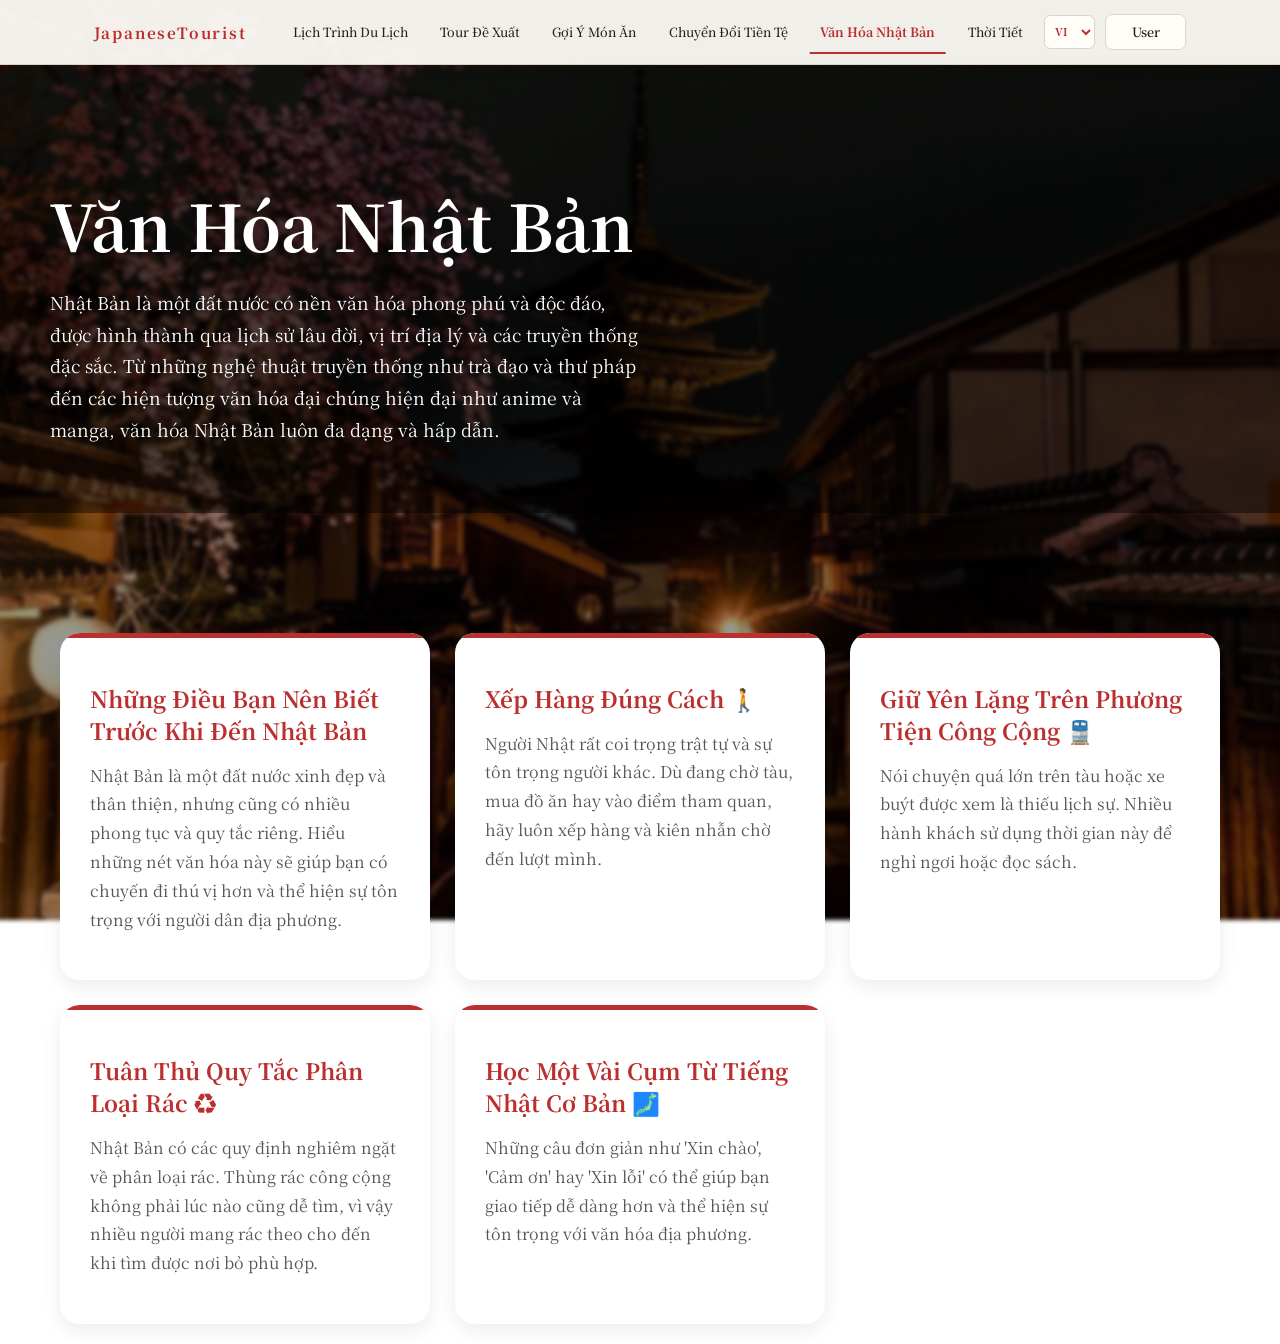
<file: culture.html>
<!doctype html>
<html lang="en">
  <head>
    <meta charset="UTF-8" />
    <meta name="viewport" content="width=device-width, initial-scale=1.0" />
    <title>JapaneseTourist || Japanese Culture</title>
    <link rel="stylesheet" href="css/style.css" />
    <link rel="stylesheet" href="css/culture.css" />
  </head>
  <body>
    <nav>
      <a class="brand" href="index.html">JapaneseTourist</a>

      <a
        class="btn1"
        href="itinerary.html"
        id="itiBtnBtn"
        data-translate="itinerary"
        >Itinerary Tour</a
      >

      <a
        class="btn1"
        href="recommended.html"
        id="rcmBtn"
        data-translate="rcmBtn"
        >Recommended Tours</a
      >

      <a class="btn1" href="food.html" id="foodRcm" data-translate="foodRcm"
        >Food Recommendations</a
      >
      <a
        class="btn1"
        href="currency.html"
        id="currencyBtn"
        data-translate="currencyBtn"
        >Currency Converter</a
      >
      <a
        class="btn1"
        href="culture.html"
        id="cultureBtn"
        data-translate="cultureBtn"
        >Japanese Culture</a
      >
      <a
        class="btn1"
        href="weather.html"
        id="weatherBtn"
        data-translate="weatherBtn"
        >Weather</a
      >

      <label class="language-picker" for="language-select">
        <span class="sr-only">Chọn ngôn ngữ</span>
        <select id="language-select" aria-label="Chọn ngôn ngữ">
          <option value="vi">VI</option>
          <option value="ja">JP</option>
          <option value="en">EN</option>
        </select>
      </label>

      <div class="user-menu">
        <div class="user" id="currentUser">User</div>

        <button id="logoutBtn" style="display: none">Đăng xuất</button>
      </div>
    </nav>
    <div class="culture-opn">
      <video autoplay muted loop playsinline>
        <source src="css/culture.mp4" type="video/mp4" />
      </video>
      <div class="opn-content">
        <h1 data-translate="cultureTitle">Japanese Culture</h1>
        <p data-translate="cultureDescription">
          Japan is a country with a rich and unique culture that has been shaped
          by its long history, geography, and religion. From traditional arts
          like tea ceremony and calligraphy to modern pop culture phenomena like
          anime and manga, Japan's culture is diverse and fascinating.
        </p>
      </div>
    </div>
    <section class="culture">
      <div class="fact">
        <h1 data-translate="cultureH1">
          Things You Should Know Before Visiting Japan
        </h1>
        <p data-translate="cultureP1">
          Japan is a beautiful and welcoming country, but it also has many
          unique customs and rules. Understanding these cultural practices will
          help you enjoy your trip and show respect to local people.
        </p>
      </div>
      <div class="fact">
        <h1 data-translate="cultureH2">Queue Properly 🚶</h1>
        <p data-translate="cultureP2">
          Japanese people value order and respect for others. Whether you are
          waiting for a train, buying food, or entering an attraction, always
          stand in line and wait patiently for your turn.
        </p>
      </div>
      <div class="fact">
        <h1 data-translate="cultureH3">Be Quiet on Public Transportation 🚆</h1>
        <p data-translate="cultureP3">
          Talking loudly on trains and buses is considered impolite. Many
          passengers use this time to rest, read, or listen to music quietly.
          Phone calls are usually avoided while riding public transport.
        </p>
      </div>
      <div class="fact">
        <h1 data-translate="cultureH4">Follow Recycling Rules ♻️</h1>
        <p data-translate="cultureP4">
          Japan has strict garbage-sorting rules. Trash bins may be difficult to
          find in some areas, so visitors often carry their waste until they
          find the correct disposal location.
        </p>
      </div>
      <div class="fact">
        <h1 data-translate="cultureH5">Learn Basic Japanese Phrases 🗾</h1>
        <p data-translate="cultureP5">
          Even simple phrases such as こんにちは (Konnichiwa – Hello),
          ありがとう (Arigatou – Thank you), and すみません (Sumimasen – Excuse
          me) can make interactions more pleasant and show respect for local
          culture.
        </p>
      </div>
    </section>
    <script src="js/index.js" defer></script>
    <script src="js/chatbot.js"></script>
  </body>
</html>
</file>
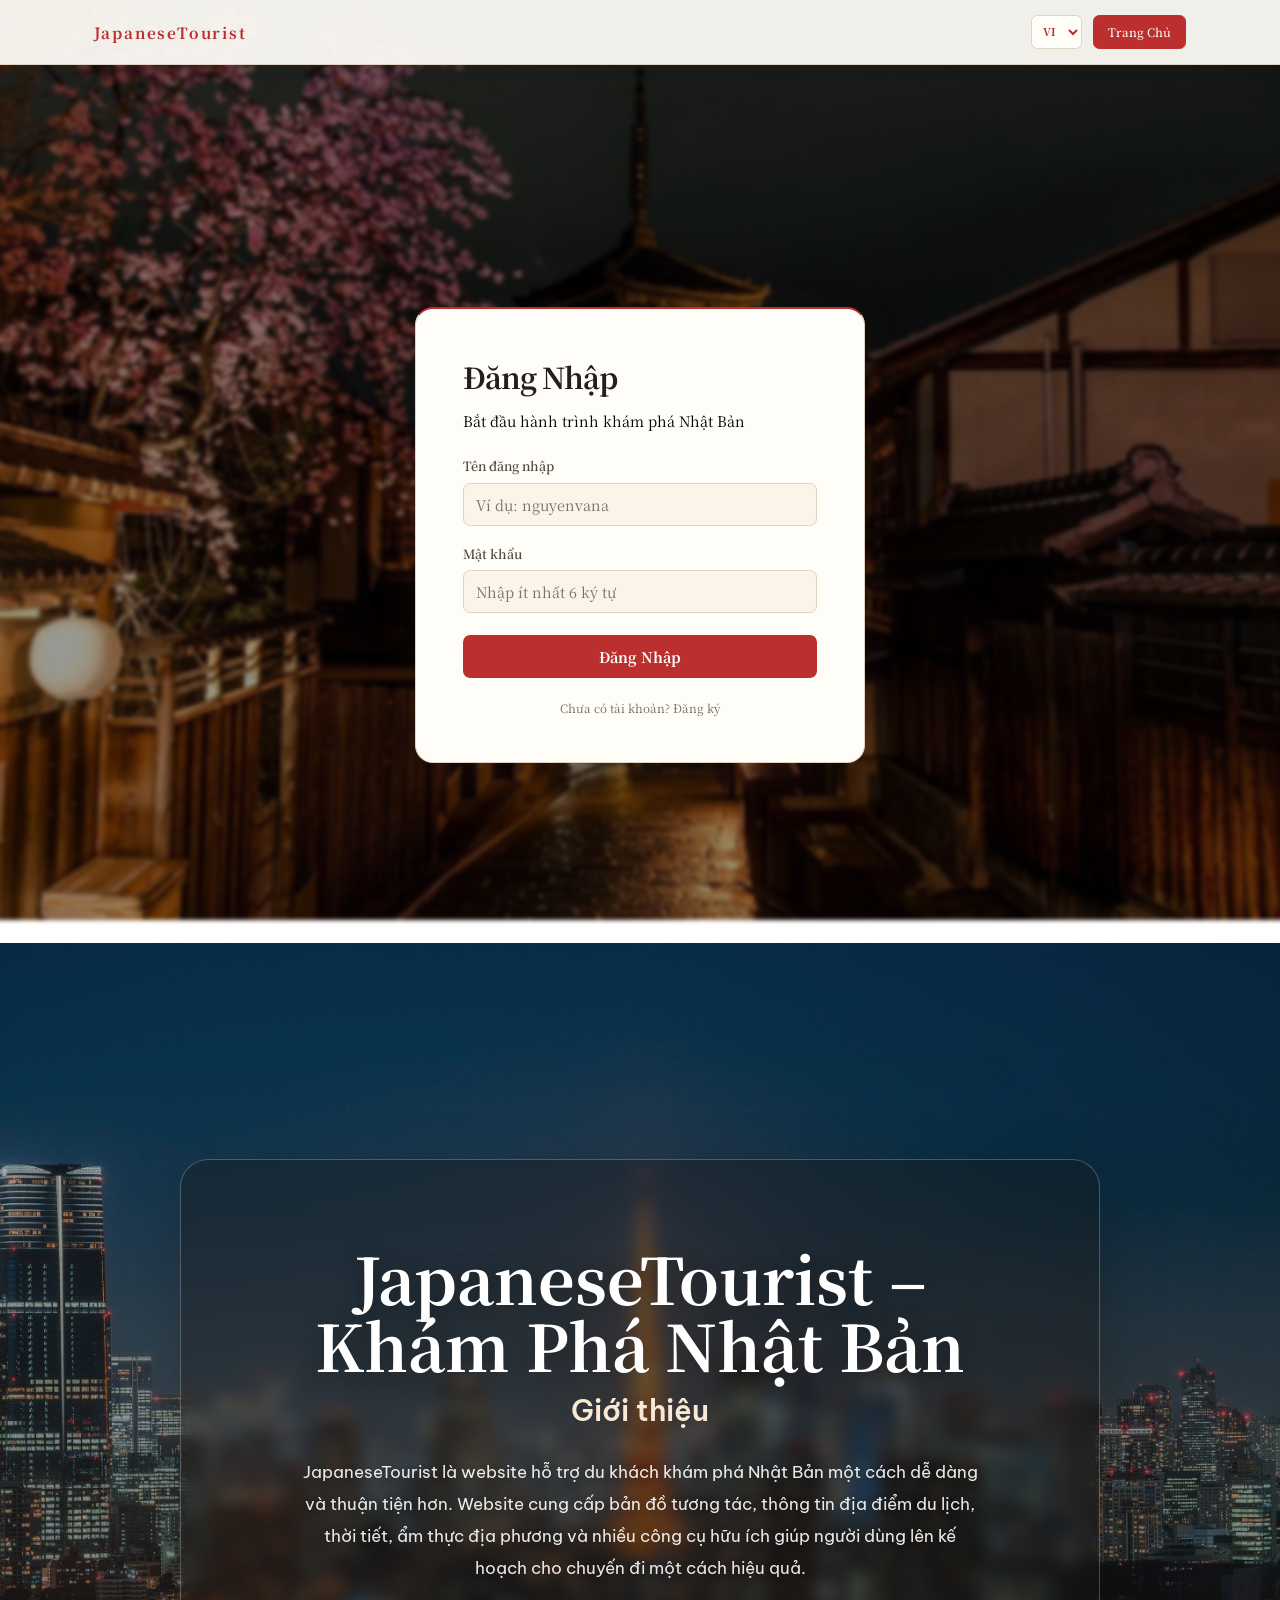
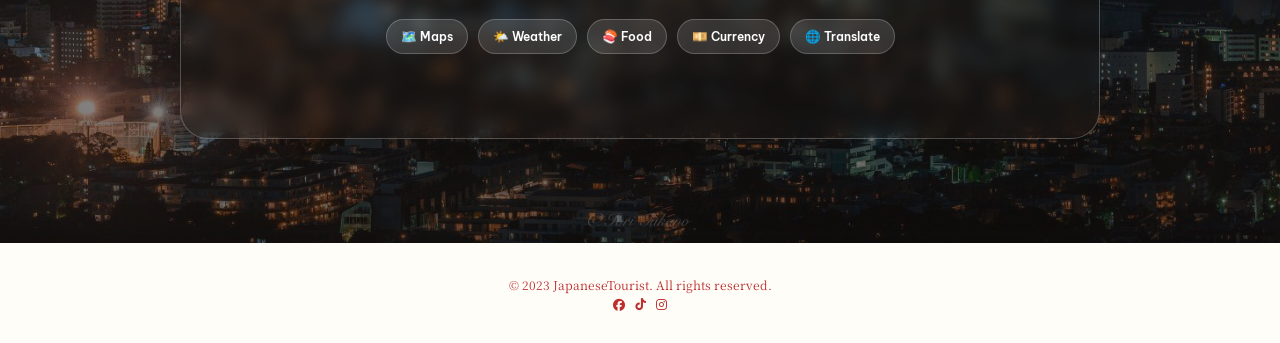
<file: login.html>
<!-- ĐĂNG NHẬP -->

<!doctype html>
<html lang="vi">
  <head>
    <meta charset="UTF-8" />
    <meta name="viewport" content="width=device-width, initial-scale=1.0" />
    <title>JapaneseTourist || Sign Up</title>
    <link rel="stylesheet" href="css/register.css" />
    <link rel="stylesheet" href="css/style.css" />
    <link
      rel="stylesheet"
      href="https://cdnjs.cloudflare.com/ajax/libs/font-awesome/6.7.2/css/all.min.css"
    />
    <link rel="icon" type="image/x-icon" href="css/icon.png" />
  </head>
  <body>
    <nav>
      <a class="brand" href="index.html">JapaneseTourist</a>
      <label class="language-picker" for="language-select">
        <span class="sr-only">Chọn ngôn ngữ</span>
        <select id="language-select" aria-label="Chọn ngôn ngữ">
          <option value="vi">VI</option>
          <option value="ja">JP</option>
          <option value="en">EN</option>
        </select>
      </label>
      <a class="btn" href="index.html" data-translate="trangChu">Trang Chủ</a>
    </nav>
    <div class="register-box">
      <h2 data-translate="dangNhap">Đăng Nhập</h2>
      <p class="description" data-translate="moTaDangKy">
        Bắt đầu hành trình khám phá Nhật Bản
      </p>

      <form>
        <div class="input-group">
          <label for="username" data-translate="tenDangNhap"
            >Tên đăng nhập</label
          >
          <input
            type="text"
            id="username"
            placeholder="Ví dụ: nguyenvana"
            data-translate-placeholder="viDuTenDangNhap"
            required
          />
        </div>

        <div class="input-group">
          <label for="password" data-translate="matKhau">Mật khẩu</label>
          <input
            type="password"
            id="password"
            placeholder="Nhập ít nhất 6 ký tự"
            data-translate-placeholder="nhapMatKhau"
            required
          />
        </div>

        <button type="submit" class="btn-register" data-translate="dangNhap">
          Đăng Nhập
        </button>
      </form>

      <a
        class="auth-switch-btn"
        href="register.html"
        data-translate="chuaCoTaiKhoan"
      >
        Chưa Có Tài Khoản? Đăng Ký
      </a>
    </div>
    <section class="hero">
      <div class="hero-overlay"></div>

      <div class="container hero-content">
        <h1 data-translate="khamPhaNhatBan">JapaneseTourist</h1>

        <h2 data-translate="gioiThieu">Discover Japan With Ease</h2>

        <p data-translate="moTa">
          JapaneseTourist là website hỗ trợ du khách khám phá Nhật Bản một cách
          dễ dàng và thuận tiện hơn. Website cung cấp bản đồ tương tác, thông
          tin địa điểm du lịch, thời tiết, ẩm thực địa phương và nhiều công cụ
          hữu ích giúp người dùng lên kế hoạch cho chuyến đi một cách hiệu quả.
        </p>

        <div class="hero-features">
          <span>🗺️ Maps</span>
          <span>🌤️ Weather</span>
          <span>🍣 Food</span>
          <span>💴 Currency</span>
          <span>🌐 Translate</span>
        </div>
      </div>
    </section>
  </body>
  <footer class="footer">
    <p>&copy; 2023 JapaneseTourist. All rights reserved.</p>
    <div class="footer-icons">
      <!-- Facebook -->
      <a href="https://www.facebook.com/vinh.nguyen.337736/" target="_blank">
        <i class="fa-brands fa-facebook"></i>
      </a>
      <!-- TikTok -->
      <a href="https://www.tiktok.com/@lowkey.boy607" target="_blank">
        <i class="fa-brands fa-tiktok"></i>
      </a>
      <!-- Instagram -->
      <a href="https://www.instagram.com/nguyenvinh.pb" target="_blank">
        <i class="fa-brands fa-instagram"></i>
      </a>
    </div>
  </footer>
  <script src="js/index.js" defer></script>
  <script src="js/login.js" defer></script>
  <script src="js/chatbot.js"></script>
</html>
</file>
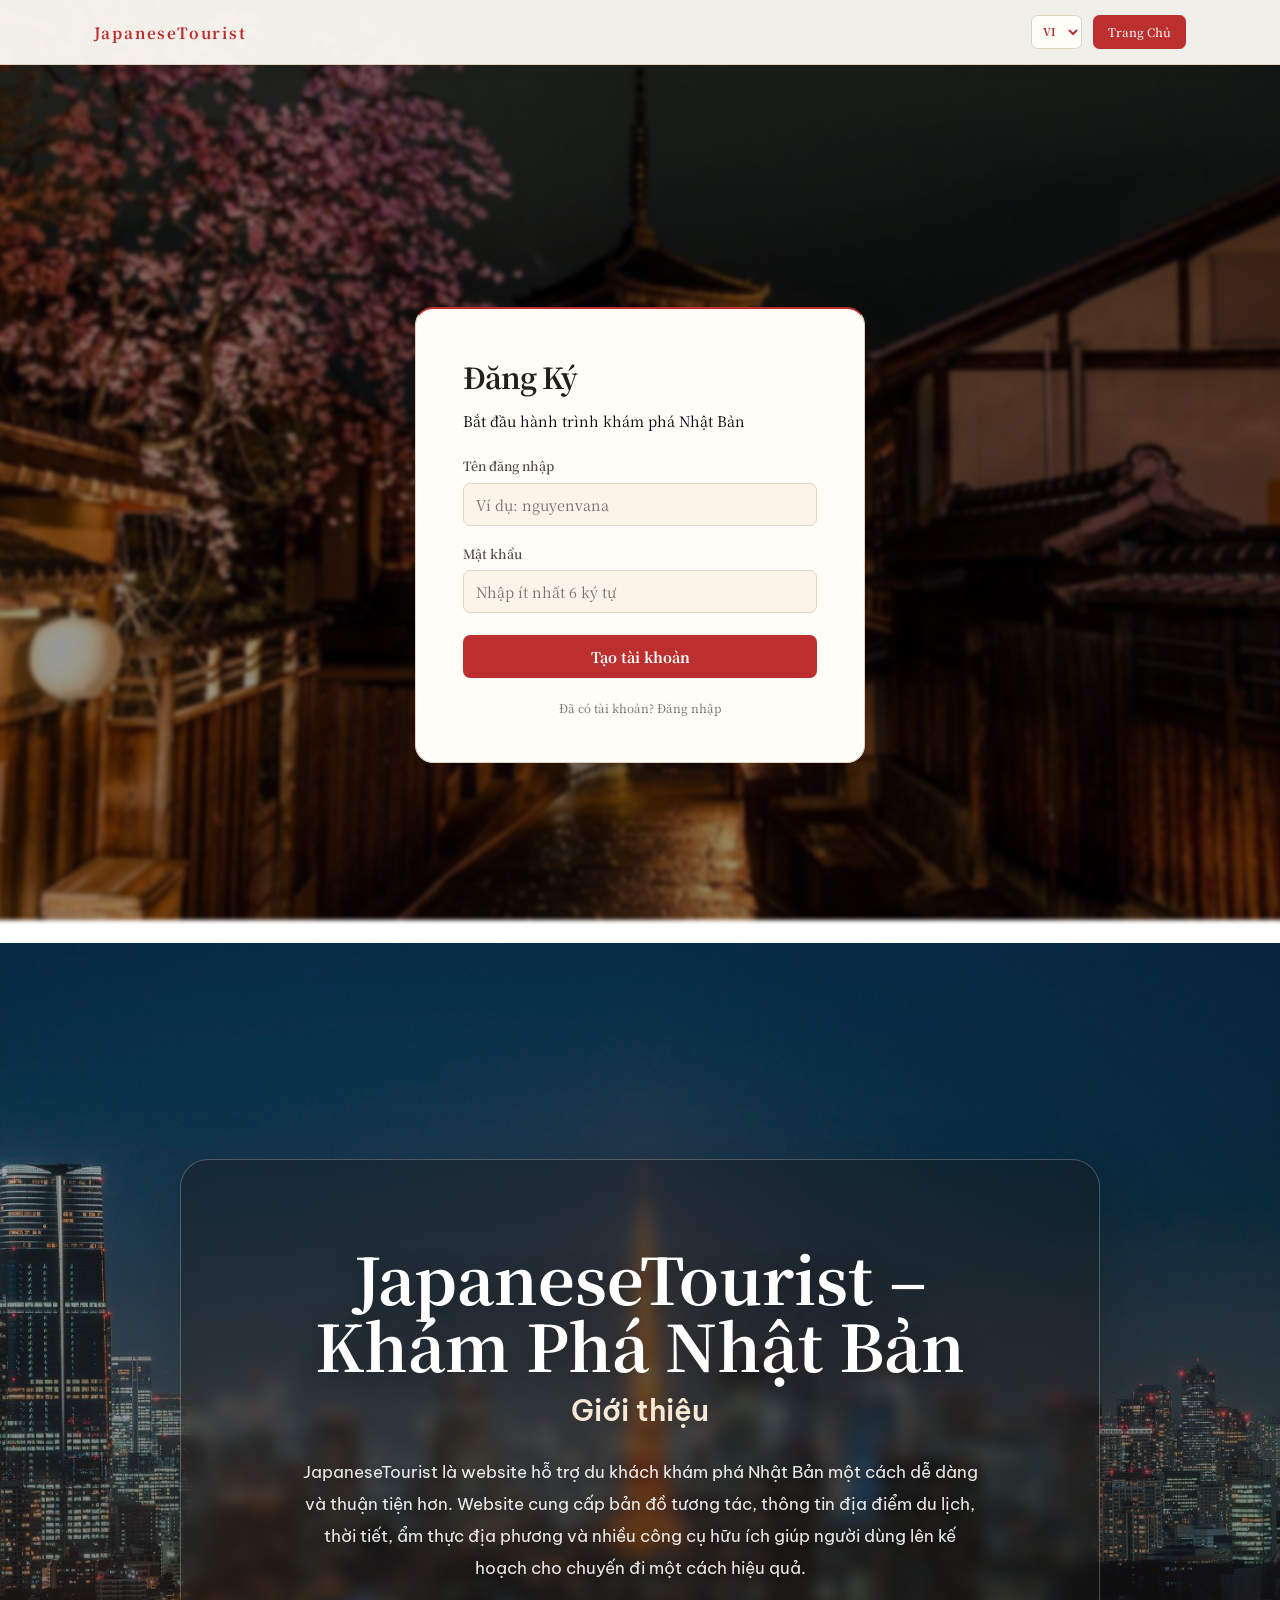
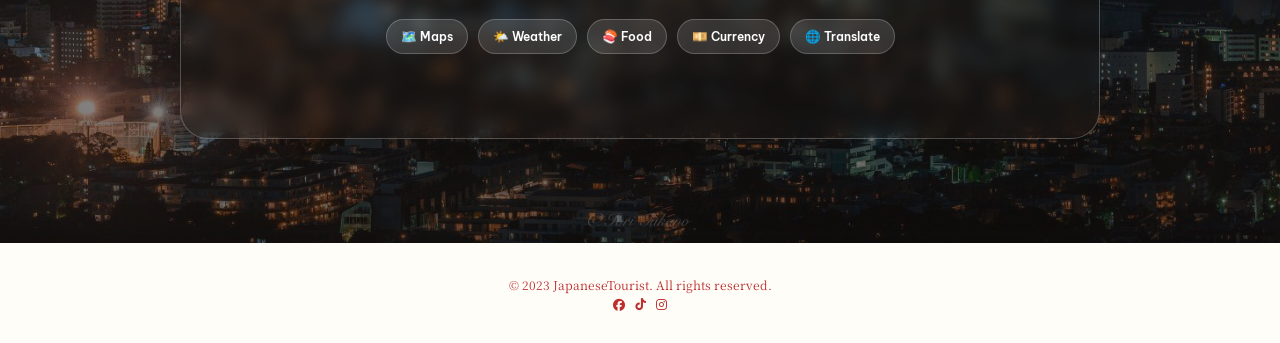
<file: register.html>
<!doctype html>
<html lang="vi">
  <head>
    <meta charset="UTF-8" />
    <meta name="viewport" content="width=device-width, initial-scale=1.0" />
    <title>JapaneseTourist || Sign Up</title>
    <link rel="stylesheet" href="css/register.css" />
    <link rel="stylesheet" href="css/style.css" />
    <link
      rel="stylesheet"
      href="https://cdnjs.cloudflare.com/ajax/libs/font-awesome/6.7.2/css/all.min.css"
    />
    <link rel="icon" type="image/x-icon" href="css/icon.png" />
  </head>
  <body>
    <nav>
      <a class="brand" href="index.html">JapaneseTourist</a>
      <label class="language-picker" for="language-select">
        <span class="sr-only">Chọn ngôn ngữ</span>
        <select id="language-select" aria-label="Chọn ngôn ngữ">
          <option value="vi">VI</option>
          <option value="ja">JP</option>
          <option value="en">EN</option>
        </select>
      </label>
      <a class="btn" href="index.html" data-translate="TrangChu">Trang Chủ</a>
    </nav>
    <div class="register-box">
      <h2 data-translate="dangKy">Đăng Ký</h2>
      <p class="description" data-translate="moTaDangKy">
        Bắt đầu hành trình khám phá Nhật Bản
      </p>

      <form>
        <div class="input-group">
          <label for="username" data-translate="tenDangNhap"
            >Tên đăng nhập</label
          >
          <input
            type="text"
            id="username"
            placeholder="Ví dụ: nguyenvana"
            data-translate-placeholder="viDuTenDangNhap"
            required
          />
        </div>

        <div class="input-group">
          <label for="password" data-translate="matKhau">Mật khẩu</label>
          <input
            type="password"
            id="password"
            placeholder="Nhập ít nhất 6 ký tự"
            data-translate-placeholder="nhapMatKhau"
            required
          />
        </div>

        <button type="submit" class="btn-register" data-translate="taoTaiKhoan">
          Tạo tài khoản
        </button>
      </form>

      <a
        class="auth-switch-btn"
        href="login.html"
        data-translate="daCoTaiKhoan"
      >
        Đã có tài khoản? Đăng nhập
      </a>
    </div>
    <section class="hero">
      <div class="hero-overlay"></div>

      <div class="container hero-content">
        <h1 data-translate="khamPhaNhatBan">JapaneseTourist</h1>

        <h2 data-translate="gioiThieu">Discover Japan With Ease</h2>

        <p data-translate="moTa">
          JapaneseTourist là website hỗ trợ du khách khám phá Nhật Bản một cách
          dễ dàng và thuận tiện hơn. Website cung cấp bản đồ tương tác, thông
          tin địa điểm du lịch, thời tiết, ẩm thực địa phương và nhiều công cụ
          hữu ích giúp người dùng lên kế hoạch cho chuyến đi một cách hiệu quả.
        </p>

        <div class="hero-features">
          <span>🗺️ Maps</span>
          <span>🌤️ Weather</span>
          <span>🍣 Food</span>
          <span>💴 Currency</span>
          <span>🌐 Translate</span>
        </div>
      </div>
    </section>
  </body>
  <footer class="footer">
    <p>&copy; 2023 JapaneseTourist. All rights reserved.</p>
    <div class="footer-icons">
      <!-- Facebook -->
      <a href="https://www.facebook.com/vinh.nguyen.337736/" target="_blank">
        <i class="fa-brands fa-facebook"></i>
      </a>
      <!-- TikTok -->
      <a href="https://www.tiktok.com/@lowkey.boy607" target="_blank">
        <i class="fa-brands fa-tiktok"></i>
      </a>
      <!-- Instagram -->
      <a href="https://www.instagram.com/nguyenvinh.pb" target="_blank">
        <i class="fa-brands fa-instagram"></i>
      </a>
    </div>
  </footer>
  <script src="js/index.js" defer></script>
  <script src="js/register.js" defer></script>
  <script src="js/chatbot.js"></script>
</html>
</file>
<file: css/style.css>
@import url('https://fonts.googleapis.com/css2?family=Be+Vietnam+Pro:wght@400;500;600;700&family=Noto+Serif+JP:wght@600;700&display=swap');

:root {
  --vermillion: #bc2f2f;
  --vermillion-dark: #922323;
  --background: #f5efe5;
  --surface: #fffdf8;
  --surface-light: #faf4e9;
  --text: #241f1c;
  --muted: #746b63;
  --line: #dfd3c3;
  
}

* {
  box-sizing: border-box;
}

html {
  min-height:   100%;
  scroll-padding-top: 90px;
}

body {
  min-width: 320px;
  min-height: 10px;
  zoom: 100%;
  margin: 0;
  display: block;
  padding: 63px 0 0;
  font-family: 'Noto Serif JP', serif;
  position: relative;
  overflow-x: hidden;
  overflow-y: auto;
}

body::before {
  content: "";
  position: fixed;
  inset: -20px;
  z-index: -1;
  background: url("background3.jpg") center / 100% 100% no-repeat;
  filter: blur(2px) brightness(0.6);

}



nav {
  position: fixed;
  z-index: 4;
  top: 0;
  right: 0;
  left: 0;
  height: 72px;
  display: flex;
  align-items: center;
  gap: 12px;
  padding: 0 104px;
  border-bottom: 1px solid var(--line);
  background: rgba(255, 253, 248, 0.94);
  box-shadow: 0 3px 18px rgba(87, 59, 39, 0.06);
  zoom:90%;
}

nav .brand {
  margin: 0 auto 0 0;
  color: var(--vermillion);
  font-family: 'Noto Serif JP', serif;
  font-size: 17px;
  font-weight: 700;
  letter-spacing: 2px;
    margin-right: auto;
  text-decoration: none;
}

nav .btn {
  display: inline-flex;
  align-items: center;
  justify-content: center;
  min-height: 38px;
  padding: 0 16px;
  border: 1px solid var(--line);
  border-radius: 7px;
  cursor: pointer;
  background: transparent;
  color: var(--text);
  font: inherit;
  font-size: 13px;
  font-weight: 500;
  text-decoration: none;
}

nav .btn:last-child, nav .btn:hover {
  border-color: var(--vermillion);
  background: var(--vermillion);
  color: #fff;
}

nav .btn1 {
  position: relative;

  text-decoration: none;
  color: var(--text);

  font-size: 14px;
  font-weight: 500;

  padding: 8px 12px;

  transition: 0.3s;
}

nav .btn1:hover {
  color: var(--vermillion);
}

nav .btn1::after {
  content: "";

  position: absolute;

  left: 50%;
  bottom: -6px;

  width: 0;
  height: 2px;

  background: var(--vermillion);

  transform: translateX(-50%);

  transition: 0.3s;
}

nav .btn1:hover::after {
  width: 70%;
}

.language-picker select {
  min-height: 38px;
  padding: 0 8px;
  border: 1px solid var(--line);
  border-radius: 7px;
  outline: none;
  cursor: pointer;
  background: var(--surface);
  color: var(--vermillion);
  font: inherit;
  font-size: 12px;
  font-weight: 700;
}

.language-picker select:focus {
  border-color: var(--vermillion);
  box-shadow: 0 0 0 3px rgba(188, 47, 47, 0.14);
}

.sr-only {
  position: absolute;
  width: 1px;
  height: 1px;
  padding: 0;
  margin: -1px;
  overflow: hidden;
  clip: rect(0, 0, 0, 0);
  white-space: nowrap;
  border: 0;
}

.footer {
  padding: 12px 0;
  position: relative;
  bottom: 0;
  left: 0;
  width: 100%;
  min-height: 100px;
  background-color: var(--surface);
  color: var(--vermillion);
  display: flex;
  flex-direction: column;
  align-items: center;
  justify-content: center;
  gap: 6px;
  font-size: 12px;
 box-shadow: 0 -10px 30px rgba(0, 0, 0, 0.12);
  z-index: 3;
}

.footer a {
  color: var(--light-vermillion);
  text-decoration: none;
  transition: color 160ms ease;
  display:flex
}

.footer-icons {
  display: flex;
  gap: 10px;
  align-items: center;

}

/* Nút logout bên cạnh user */
.user-menu {
  display: flex;
  align-items: center;
  gap: 10px;
}


#logoutBtn:last-child{
  border-color: var(--vermillion);
  background: var(--vermillion);
  color: #fff;
}

#logoutBtn {
  display: inline-flex;
  align-items: center;
  justify-content: center;
  min-height: 38px;
  padding: 0 16px;
  border: 1px solid var(--vermillion);
  border-radius: 7px;
  cursor: pointer;
  font: inherit;
  font-size: 13px;
  font-weight: 500;
  text-decoration: none;
}

.user {
  display: flex;
  align-items: center;
  justify-content: center;

  min-width: 90px;
  height: 40px;

  padding: 0 16px;

  border: 1px solid var(--line);
  border-radius: 8px;

  background: var(--surface);
  color: var(--text);

  font-size: 14px;
  font-weight: 600;

  cursor: pointer;

  transition: all 0.2s ease;
}

.user:hover {
  border-color: var(--vermillion);
  color: var(--vermillion);

  transform: translateY(-2px);
}

.user:active {
  transform: translateY(0);
}
</file>
<file: css/culture.css>
#cultureBtn  {
  color: var(--vermillion);
  font-weight: 700;
  position: relative;
}

#cultureBtn::after {
  content: "";
  position: absolute;
  left: 50%;
  bottom: -6px;
  width: 100%;
  height: 2px;
  background: var(--vermillion);
  transform: translateX(-50%);
}


/*  MAIN SECTION  */

.culture {
  max-width: 1200px;
  margin: 120px auto 50px;
  padding: 0 20px;

  display: grid;
  grid-template-columns: repeat(auto-fit, minmax(350px, 1fr));
  gap: 25px;
    grid-column: 1 / -1; /* chiếm hết các cột */
  margin-bottom: 20px;
}

/*  HERO  */
.culture-opn {
  grid-column: 1 / -1;

  position: relative;
  height: 450px; /* thay vì 100vh */

  overflow: hidden;

  display: flex;
  align-items: flex-end; /* đưa chữ xuống dưới */
  
}

.culture-opn video {
  position: absolute;
  inset: 0;
  object-fit: cover;
  width: 100%;
    height: 100%;
}

.overlay {
  position: absolute;
  inset: 0;

  background: rgba(0, 0, 0, 0.4);
}
.opn-content {
  position: relative;
  z-index: 2;

  color: white;

  padding: 50px;
  text-align: left;

  max-width: 700px;
}

.opn-content h1 {
  font-size: 4rem;
  margin-bottom: 15px;
}

.opn-content p {
  font-size: 1.1rem;
  line-height: 1.8;
}

.culture-opn::before {
  content: "";

  position: absolute;
  inset: 0;

  background: rgba(0, 0, 0, 0.45);

  z-index: 1;
}
/*  FACT CARDS  */

.fact {
  background: white;

  padding: 30px;
  border-radius: 20px;

  box-shadow: 0 6px 20px rgba(0, 0, 0, 0.08);

  transition: all 0.3s ease;
  position: relative;
  overflow: hidden;
}

.fact:hover {
  transform: translateY(-8px);

  box-shadow: 0 12px 30px rgba(0, 0, 0, 0.12);
}

/* thanh đỏ phía trên card */

.fact::before {
  content: "";

  position: absolute;
  top: 0;
  left: 0;

  width: 100%;
  height: 5px;

  background: var(--vermillion);
}

/*  TITLES  */

.fact h1 {
  font-size: 1.4rem;
  margin-bottom: 15px;

  color: var(--vermillion);
}

/* TEXT */

.fact p {
  color: #555;
  line-height: 1.8;
}

@media (max-width: 768px) {
  .culture {
    grid-template-columns: 1fr;
  }

  .culture-opn {
    padding: 30px;
  }

  .culture-opn h1 {
    font-size: 2.2rem;
  }

  .fact h1 {
    font-size: 1.2rem;
  }
}
</file>
<file: css/register.css>
/* Dùng cho cả register và login */

* {
  box-sizing: border-box;
  margin: 0;
  padding: 0;
}

:root {
  --vermillion: #bc2f2f;
  --vermillion-dark: #922323;
  --background: #f5efe5;
  --surface: #fffdf8;
  --surface-light: #faf4e9;
  --text: #241f1c;
  --muted: #746b63;
  --line: #dfd3c3;
  
}
.register-box {
  width: 100%;
  max-width: 500px;
  margin: 90px auto 0;
  padding: 52px;
  border: 1px solid var(--line);
  border-top: 3px solid var(--vermillion);
  border-radius: 20px;
  background: var(--surface);
  box-shadow: 0 24px 60px rgba(87, 59, 39, 0.14);
    zoom:90%;
  margin-top: 271px;
  margin-bottom: 200px;
}

.register-box h2 {
  margin: 0 0 15px;
  color: var(--text);
  font-family: 'Noto Serif JP', serif;
  font-size: 32px;
  font-weight: 700;
  letter-spacing: -1px;
}

.register-box description {
  display: block;
  margin-top: 9px;
  margin-bottom: 32px;
  color: var(--muted);
  content: 'Bắt đầu hành trình khám phá Nhật Bản';
  font-size: 14px;
  font-weight: 400;
  letter-spacing: 0;
}

.register-box form {
    margin-top: 28px;
  }


.input-group {
  display: grid;
  gap: 8px;
  margin-bottom: 20px;
}

.input-group label {
  color: #554b43;
  font-size: 14px;
  font-weight: 600;
}

.input-group input {
  width: 100%;
  min-height: 48px;
  padding: 0 14px;
  border: 1px solid var(--line);
  border-radius: 8px;
  outline: none;
  background: var(--surface-light);
  color: var(--text);
  font: inherit;
  transition: border-color 160ms ease, box-shadow 160ms ease;
}

.input-group input::placeholder {
  color: #78716c;
}

.input-group input:focus {
  border-color: var(--vermillion);
  box-shadow: 0 0 0 3px rgba(188, 47, 47, 0.14);
}

.btn-register {
  width: 100%;
  min-height: 48px;
  margin-top: 4px;
  border: 0;
  border-radius: 8px;
  cursor: pointer;
  background: var(--vermillion);
  color: #fff;
  font: inherit;
  font-weight: 700;
  transition: background-color 160ms ease, transform 160ms ease;
}

.btn-register:hover {
  background: var(--vermillion-dark);
  transform: translateY(-1px);
}

.auth-switch-btn {
  display: block;
  margin-top: 24px;
  color: var(--muted);
  font-size: 13px;
  text-align: center;
  text-decoration: none;
}

.auth-switch-btn:hover {
  color: var(--vermillion);
}

.container {
  position: relative;
  z-index: 2;
  width: min(100% - 40px, 920px);
  margin: 0 auto;
  padding: clamp(36px, 7vw, 84px) clamp(24px, 7vw, 88px);
  border: 1px solid rgba(255, 255, 255, 0.24);
  border-radius: 28px;
  background: rgba(25, 22, 20, 0.34);
  box-shadow: 0 24px 70px rgba(0, 0, 0, 0.2);
  backdrop-filter: blur(8px);
  text-align: center;
  color: #fff;
}

.container h1 {
  margin: 0 0 14px;
  color: #fff;
  font-size: 64px;
  font-weight: 700;
  line-height: 1.05;
  text-shadow: 0 4px 24px rgba(0, 0, 0, 0.35);
}

.container h2 {
  margin: 0 0 28px;
  color: #f9e9d4;
  font-family: 'Be Vietnam Pro', sans-serif;
  font-size: clamp(1.2rem, 3vw, 1.8rem);
  font-weight: 600;
}

.container p {
  max-width: 680px;
  margin: 0 auto;
  color: rgba(255, 255, 255, 0.9);
  font-family: 'Be Vietnam Pro', sans-serif;
  font-size: clamp(0.95rem, 2vw, 1.08rem);
  line-height: 1.85;
  text-shadow: 0 2px 10px rgba(0, 0, 0, 0.24);
}

.hero-features {
  display: flex;
  flex-wrap: wrap;
  justify-content: center;
  gap: 10px;
  margin-top: 34px;
}

.hero-features span {
  padding: 9px 14px;
  border: 1px solid rgba(255, 255, 255, 0.22);
  border-radius: 999px;
  background: rgba(255, 255, 255, 0.12);
  color: #fff;
  font-family: 'Be Vietnam Pro', sans-serif;
  font-size: 0.78rem;
  font-weight: 600;
}


.hero {
  position: relative;
  display: grid;
  min-height: 100vh;
  place-items: center;
  padding: 96px 0 64px;
  background:
    linear-gradient(
      rgba(24, 19, 17, 0.28),
      rgba(24, 19, 17, 0.58)
    ),
    url("background1.jpg");
  background-size: cover;
  background-position: center;
}

@media (max-width: 520px) {
  .container {
    width: min(100% - 24px, 920px);
    border-radius: 20px;
  }

  .hero {
    padding: 88px 0 36px;
  }

  .hero-features span {
    padding: 8px 11px;
    font-size: 0.72rem;
  }
}
</file>
